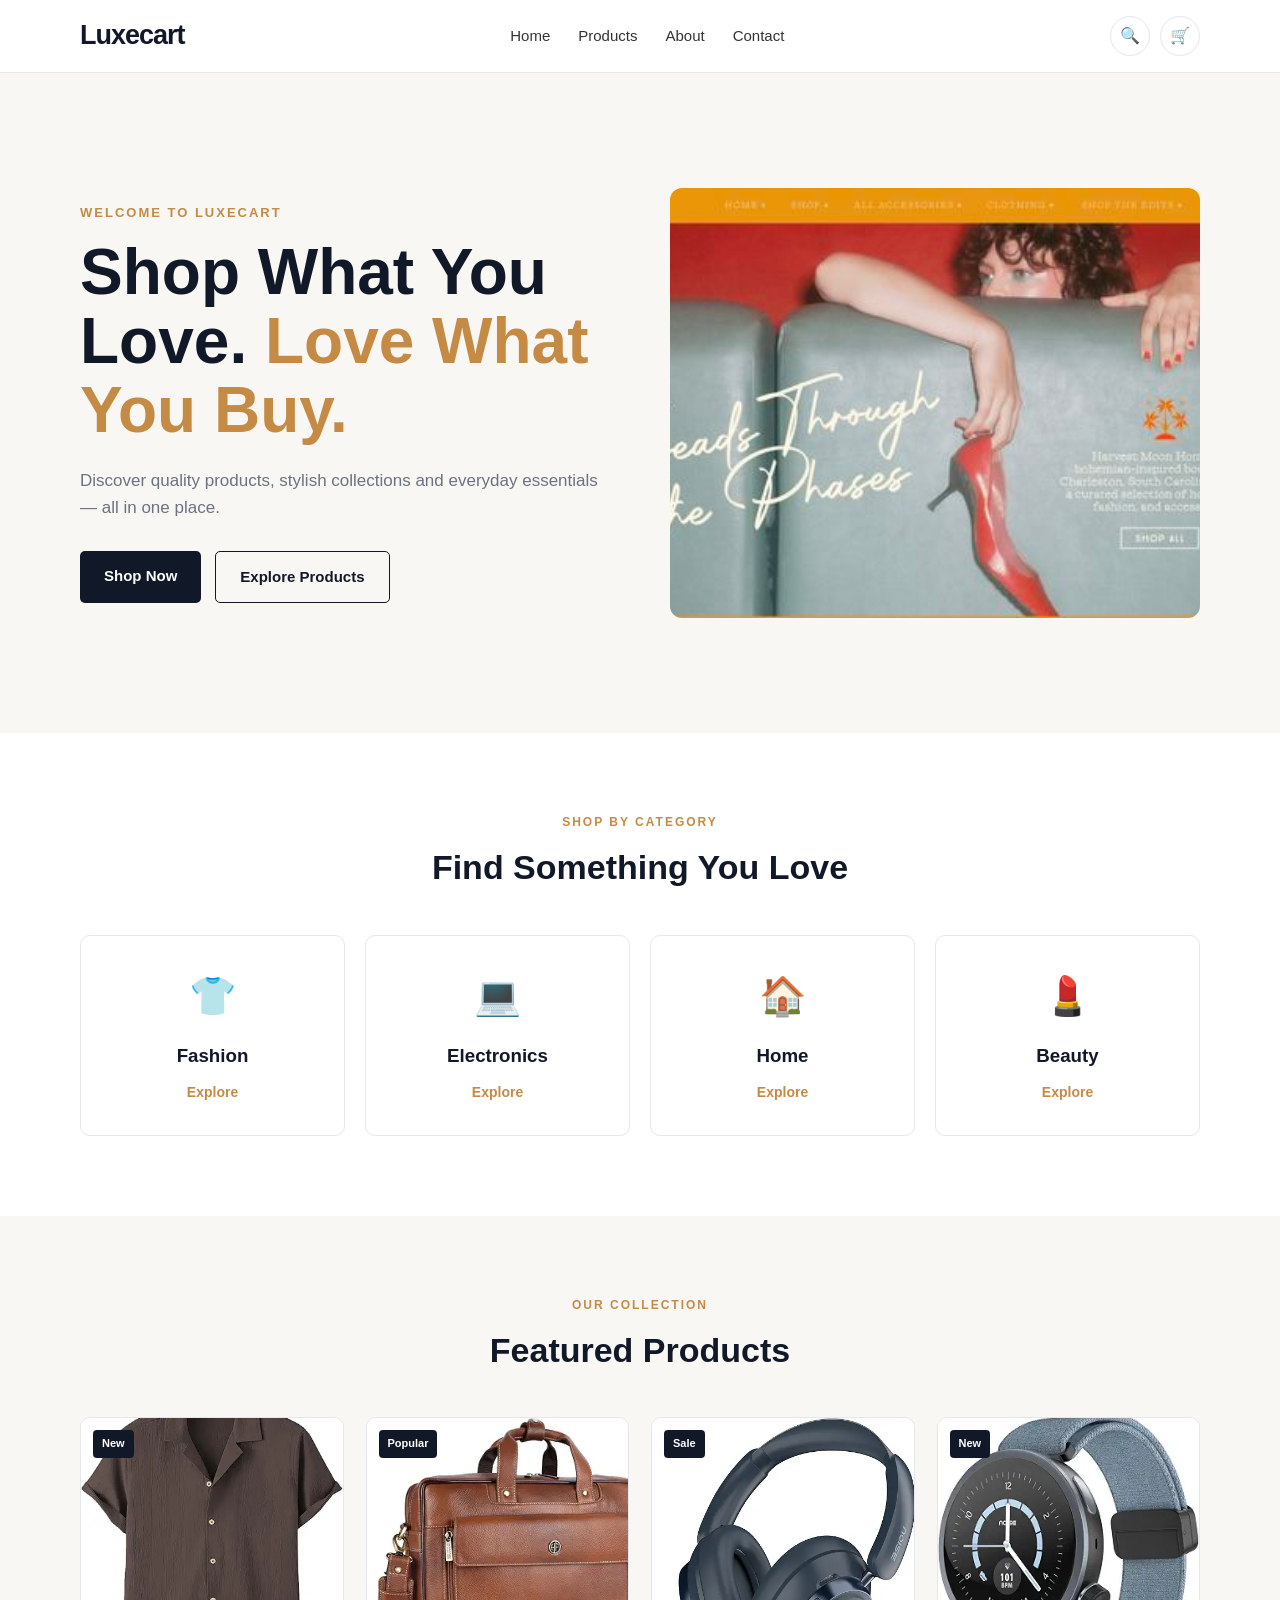
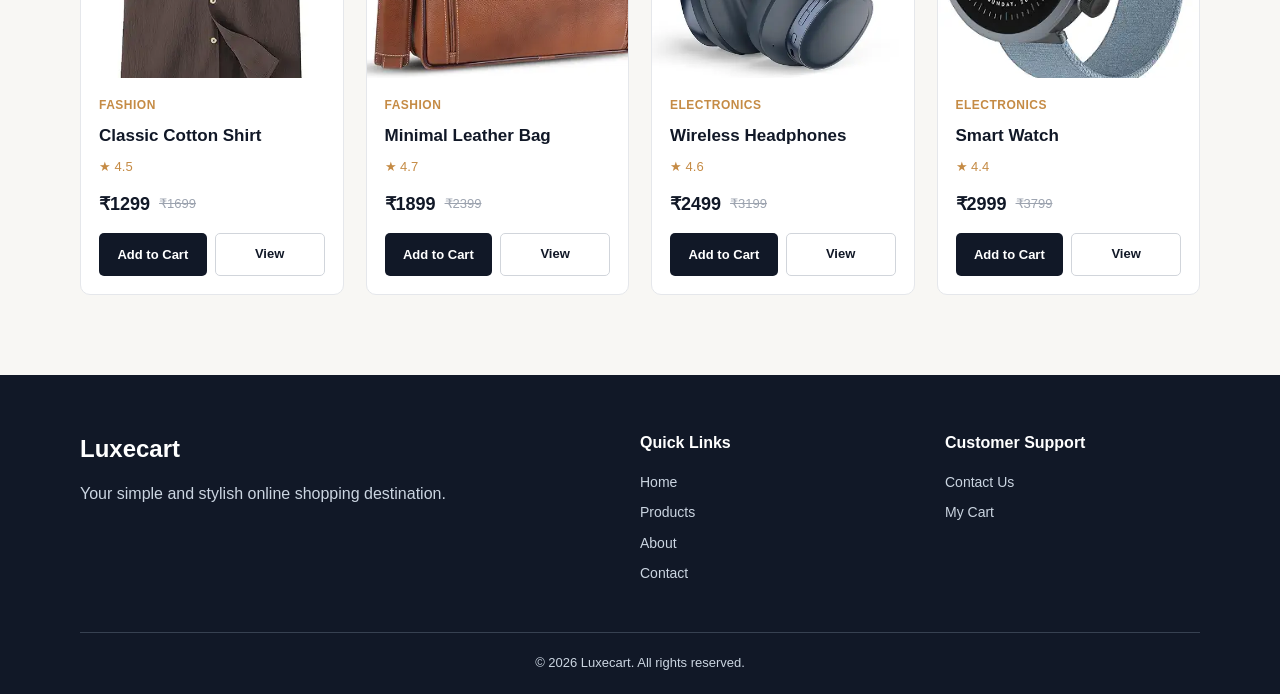
<file: index.html>
<!DOCTYPE html>
<html lang="en">
<head>
    <meta charset="UTF-8">
    <meta name="viewport" content="width=device-width, initial-scale=1.0">

    <title>Luxecart | Shop Smart, Live Better</title>

    <link rel="stylesheet" href="css/style.css">
    <link rel="stylesheet" href="css/components.css">
    <link rel="stylesheet" href="css/responsive.css">
</head>

<body>

    <!-- Header -->
    <header class="header">

        <div class="container navbar">

            <a href="index.html" class="logo">
                Luxecart
            </a>

            <nav class="nav-links">
                <a href="index.html">Home</a>
                <a href="products.html">Products</a>
                <a href="about.html">About</a>
                <a href="contact.html">Contact</a>
            </nav>

            <div class="nav-actions">
                <a href="products.html" class="search-btn">🔍</a>
                <a href="cart.html" class="cart-btn">🛒</a>
            </div>

        </div>

    </header>


    <!-- Hero Section -->
    <main>

        <section class="hero">

            <div class="container hero-content">

                <div class="hero-text">

                    <p class="small-title">
                        WELCOME TO LUXECART
                    </p>

                    <h1>
                        Shop What You Love.
                        <span>Love What You Buy.</span>
                    </h1>

                    <p>
                        Discover quality products, stylish collections
                        and everyday essentials — all in one place.
                    </p>

                    <div class="hero-buttons">
                        <a href="products.html" class="btn primary-btn">
                            Shop Now
                        </a>

                        <a href="products.html" class="btn secondary-btn">
                            Explore Products
                        </a>
                    </div>

                </div>

                <div class="hero-image">
                    <img src="image/banners/hero-banner.jpg"
                         alt="Luxecart shopping collection">
                </div>

            </div>

        </section>


        <!-- Categories -->
        <section class="categories">

            <div class="container">

                <div class="section-heading">
                    <p>SHOP BY CATEGORY</p>
                    <h2>Find Something You Love</h2>
                </div>

                <div class="category-grid">

                    <div class="category-card">
                        <div class="category-icon">👕</div>
                        <h3>Fashion</h3>
                        <a href="products.html">Explore</a>
                    </div>

                    <div class="category-card">
                        <div class="category-icon">💻</div>
                        <h3>Electronics</h3>
                        <a href="products.html">Explore</a>
                    </div>

                    <div class="category-card">
                        <div class="category-icon">🏠</div>
                        <h3>Home</h3>
                        <a href="products.html">Explore</a>
                    </div>

                    <div class="category-card">
                        <div class="category-icon">💄</div>
                        <h3>Beauty</h3>
                        <a href="products.html">Explore</a>
                    </div>

                </div>

            </div>

        </section>


        <!-- Featured Products -->
        <section class="featured-products">

            <div class="container">

                <div class="section-heading">
                    <p>OUR COLLECTION</p>
                    <h2>Featured Products</h2>
                </div>

                <div id="featuredProducts" class="product-grid">
                    <!-- Products will come from JavaScript -->
                </div>

            </div>

        </section>

    </main>


    <!-- Footer -->
    <footer class="footer">

        <div class="container">

            <div class="footer-content">

                <div>
                    <h2>Luxecart</h2>
                    <p>
                        Your simple and stylish online shopping destination.
                    </p>
                </div>

                <div>
                    <h3>Quick Links</h3>
                    <a href="index.html">Home</a>
                    <a href="products.html">Products</a>
                    <a href="about.html">About</a>
                    <a href="contact.html">Contact</a>
                </div>

                <div>
                    <h3>Customer Support</h3>
                    <a href="contact.html">Contact Us</a>
                    <a href="cart.html">My Cart</a>
                </div>

            </div>

            <div class="footer-bottom">
                <p>© 2026 Luxecart. All rights reserved.</p>
            </div>

        </div>

    </footer>

    <script src="js/products.js"></script>
    <script src="js/main.js"></script>

</body>
</html>
</file>
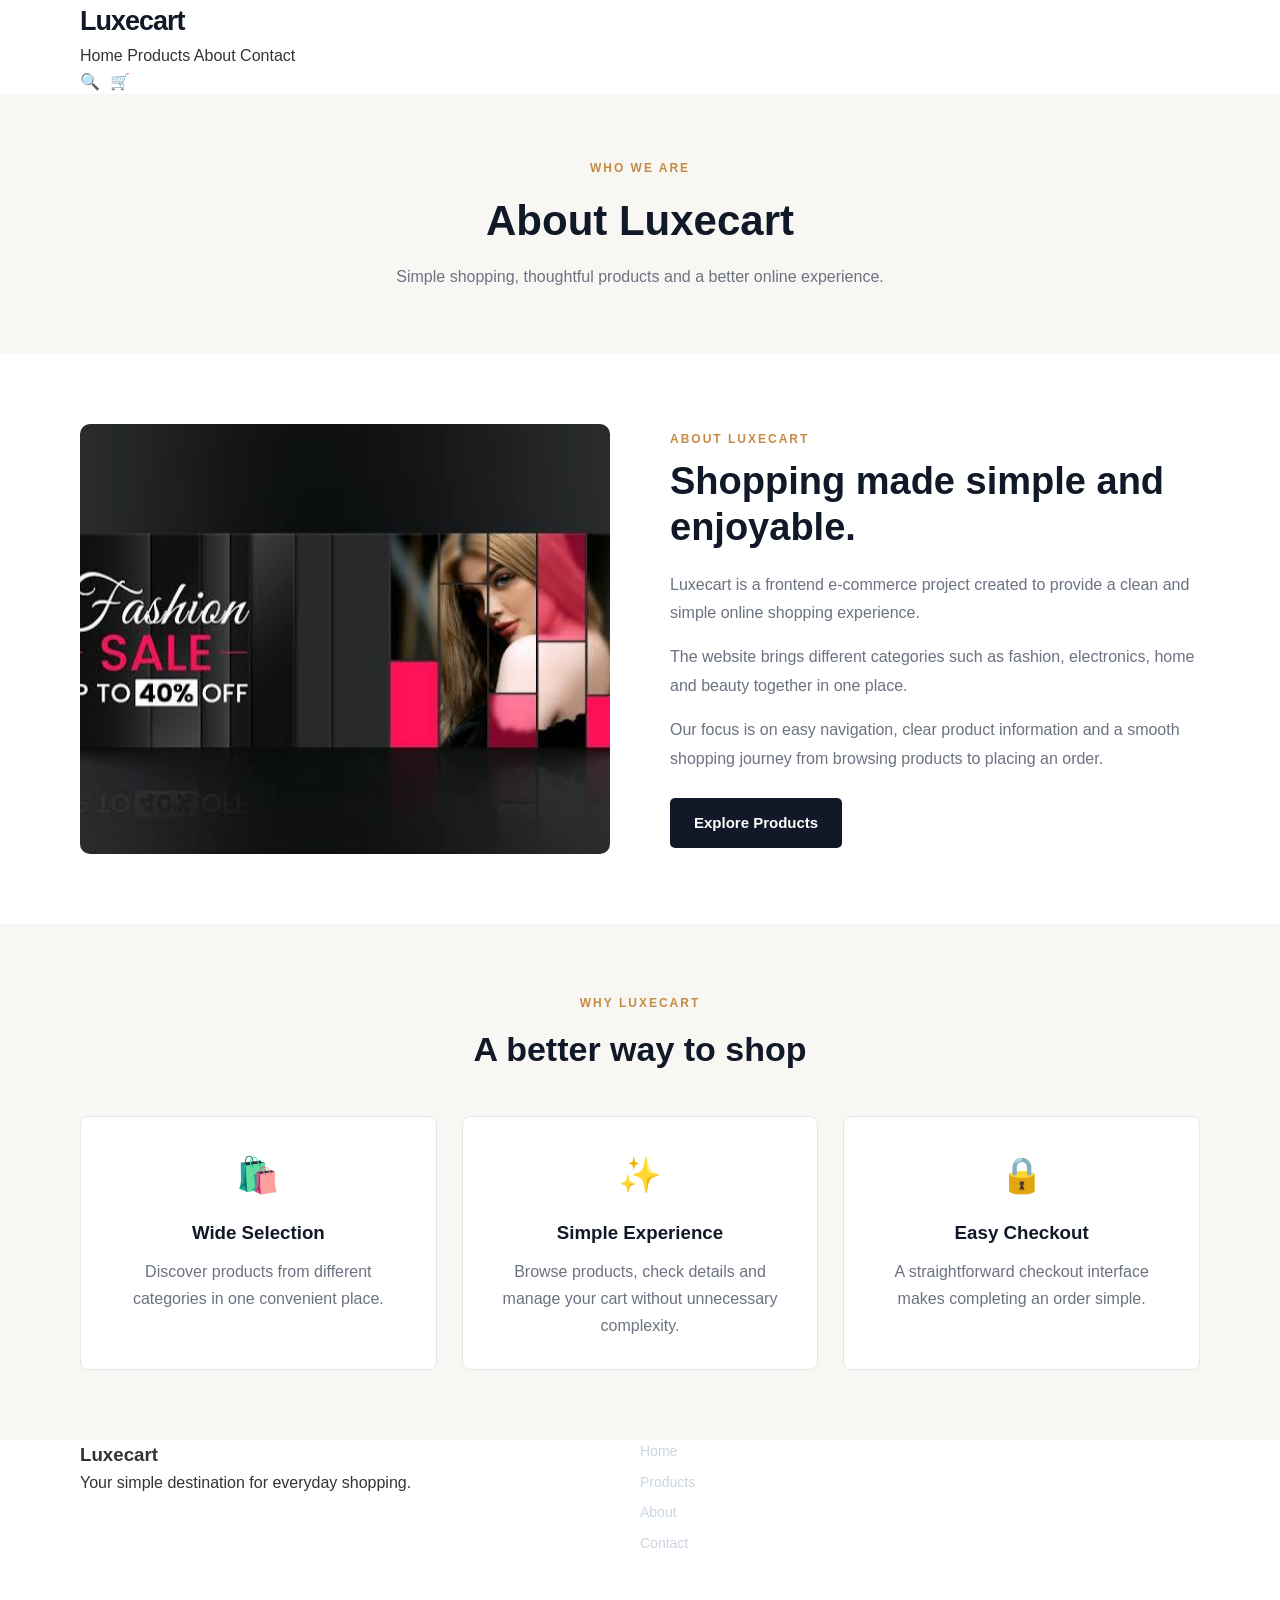
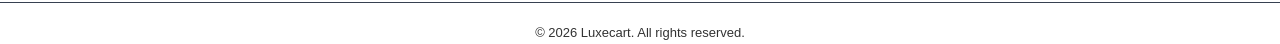
<file: about.html>
<!DOCTYPE html>
<html lang="en">
<head>
    <meta charset="UTF-8">
    <meta name="viewport" content="width=device-width, initial-scale=1.0">

    <title>About Us | Luxecart</title>

    <link rel="stylesheet" href="css/style.css">
    <link rel="stylesheet" href="css/components.css">
</head>

<body>

    <!-- Header -->
    <header class="site-header">
        <div class="container nav-container">

            <a href="index.html" class="logo">
                Luxecart
            </a>

            <nav class="main-nav">
                <a href="index.html">Home</a>
                <a href="products.html">Products</a>
                <a href="about.html" class="active">About</a>
                <a href="contact.html">Contact</a>
            </nav>

            <div class="nav-actions">
                <a href="products.html" class="nav-icon">🔍</a>
                <a href="cart.html" class="nav-icon">🛒</a>
            </div>

        </div>
    </header>


    <!-- Page Banner -->
    <section class="page-banner">
        <div class="container">
            <p>WHO WE ARE</p>
            <h1>About Luxecart</h1>
            <p>Simple shopping, thoughtful products and a better online experience.</p>
        </div>
    </section>


    <!-- About Section -->
    <section class="about-section">
        <div class="container about-grid">

            <div class="about-image">
                <img
                    src="image/banners/about-banner.jfif"
                    alt="Luxecart shopping collection"
                >
            </div>

            <div class="about-content">
                <p class="section-label">ABOUT LUXECART</p>

                <h2>Shopping made simple and enjoyable.</h2>

                <p>
                    Luxecart is a frontend e-commerce project created to provide
                    a clean and simple online shopping experience.
                </p>

                <p>
                    The website brings different categories such as fashion,
                    electronics, home and beauty together in one place.
                </p>

                <p>
                    Our focus is on easy navigation, clear product information
                    and a smooth shopping journey from browsing products to
                    placing an order.
                </p>

                <a href="products.html" class="btn primary-btn">
                    Explore Products
                </a>
            </div>

        </div>
    </section>


    <!-- Features -->
    <section class="about-features">
        <div class="container">

            <div class="section-heading">
                <p class="section-label">WHY LUXECART</p>
                <h2>A better way to shop</h2>
            </div>

            <div class="features-grid">

                <div class="feature-card">
                    <div class="feature-icon">🛍️</div>
                    <h3>Wide Selection</h3>
                    <p>
                        Discover products from different categories
                        in one convenient place.
                    </p>
                </div>

                <div class="feature-card">
                    <div class="feature-icon">✨</div>
                    <h3>Simple Experience</h3>
                    <p>
                        Browse products, check details and manage
                        your cart without unnecessary complexity.
                    </p>
                </div>

                <div class="feature-card">
                    <div class="feature-icon">🔒</div>
                    <h3>Easy Checkout</h3>
                    <p>
                        A straightforward checkout interface makes
                        completing an order simple.
                    </p>
                </div>

            </div>

        </div>
    </section>


    <!-- Footer -->
    <footer class="site-footer">
        <div class="container footer-content">

            <div>
                <h3>Luxecart</h3>
                <p>
                    Your simple destination for everyday shopping.
                </p>
            </div>

            <div class="footer-links">
                <a href="index.html">Home</a>
                <a href="products.html">Products</a>
                <a href="about.html">About</a>
                <a href="contact.html">Contact</a>
            </div>

        </div>

        <div class="footer-bottom">
            <p>© 2026 Luxecart. All rights reserved.</p>
        </div>
    </footer>

</body>
</html>
</file>
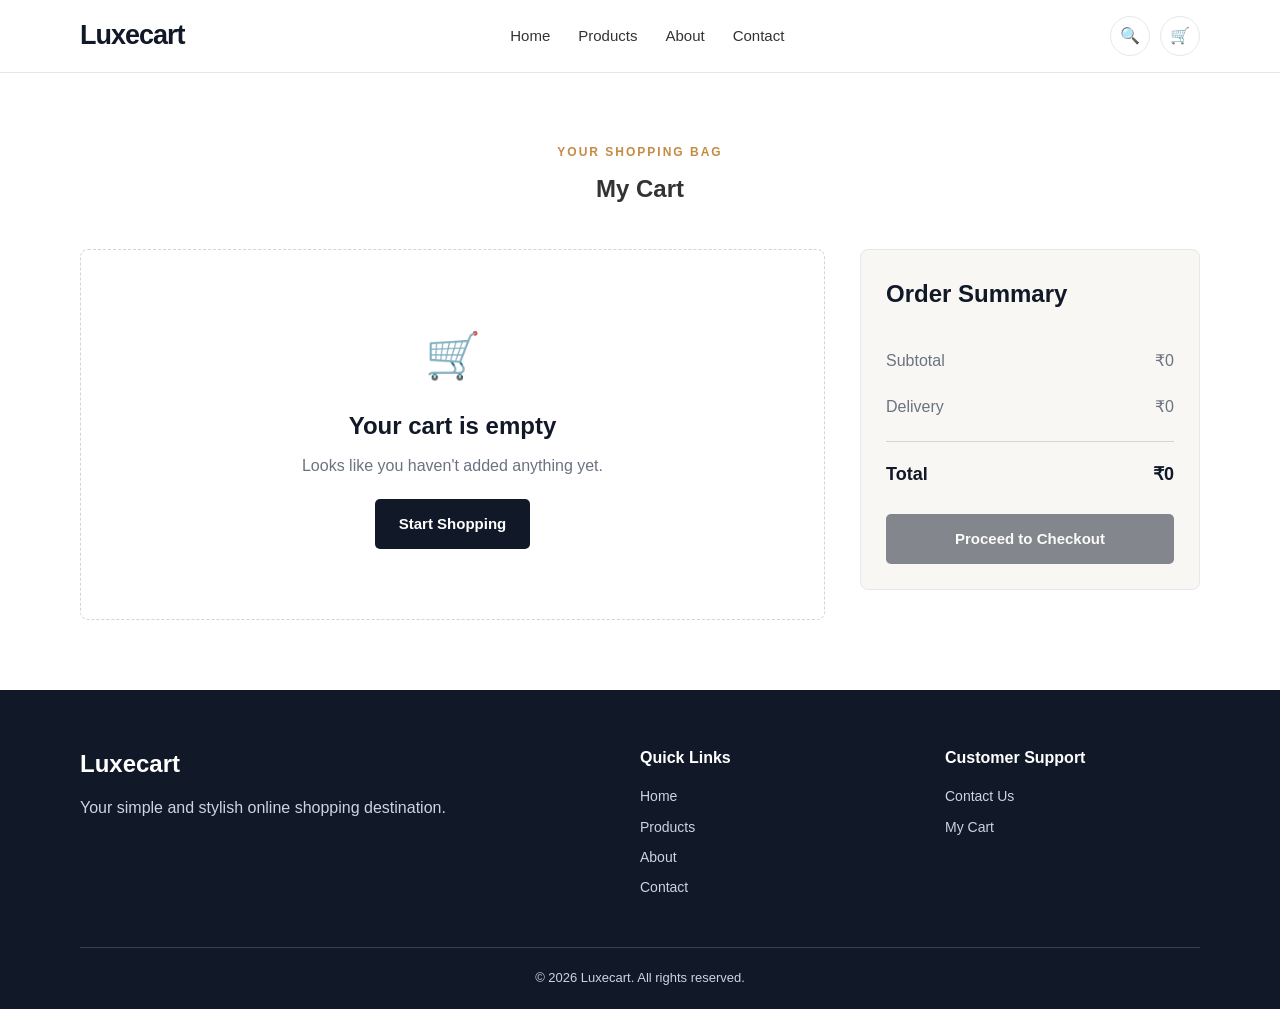
<file: cart.html>
<!DOCTYPE html>
<html lang="en">

<head>
    <meta charset="UTF-8">
    <meta name="viewport" content="width=device-width, initial-scale=1.0">

    <title>My Cart | Luxecart</title>

    <link rel="stylesheet" href="css/style.css">
    <link rel="stylesheet" href="css/components.css">
    <link rel="stylesheet" href="css/responsive.css">
</head>

<body>

    <!-- Header -->
    <header class="header">

        <div class="container navbar">

            <a href="index.html" class="logo">
                Luxecart
            </a>

            <nav class="nav-links">
                <a href="index.html">Home</a>
                <a href="products.html">Products</a>
                <a href="about.html">About</a>
                <a href="contact.html">Contact</a>
            </nav>

            <div class="nav-actions">
                <a href="products.html" class="search-btn">🔍</a>
                <a href="cart.html" class="cart-btn">🛒</a>
            </div>

        </div>

    </header>


    <!-- Cart -->
    <main>

        <section class="cart-section">

            <div class="container">

                <div class="section-heading">
                    <p>YOUR SHOPPING BAG</p>
                    <h1>My Cart</h1>
                </div>


                <div class="cart-layout">

                    <!-- Cart Items -->
                    <div id="cartItems" class="cart-items">
                    </div>


                    <!-- Cart Summary -->
                    <aside class="cart-summary">

                        <h2>Order Summary</h2>

                        <div class="summary-row">
                            <span>Subtotal</span>
                            <span id="cartSubtotal">₹0</span>
                        </div>

                        <div class="summary-row">
                            <span>Delivery</span>
                            <span id="deliveryCharge">₹0</span>
                        </div>

                        <div class="summary-total">
                            <span>Total</span>
                            <span id="cartTotal">₹0</span>
                        </div>

                        <a
                            href="checkout.html"
                            id="checkoutBtn"
                            class="btn primary-btn checkout-btn"
                        >
                            Proceed to Checkout
                        </a>

                    </aside>

                </div>

            </div>

        </section>

    </main>


    <!-- Footer -->
    <footer class="footer">

        <div class="container">

            <div class="footer-content">

                <div>
                    <h2>Luxecart</h2>

                    <p>
                        Your simple and stylish online shopping destination.
                    </p>
                </div>

                <div>
                    <h3>Quick Links</h3>

                    <a href="index.html">Home</a>
                    <a href="products.html">Products</a>
                    <a href="about.html">About</a>
                    <a href="contact.html">Contact</a>
                </div>

                <div>
                    <h3>Customer Support</h3>

                    <a href="contact.html">Contact Us</a>
                    <a href="cart.html">My Cart</a>
                </div>

            </div>

            <div class="footer-bottom">
                <p>© 2026 Luxecart. All rights reserved.</p>
            </div>

        </div>

    </footer>


    <script src="js/cart.js"></script>

</body>

</html>
</file>
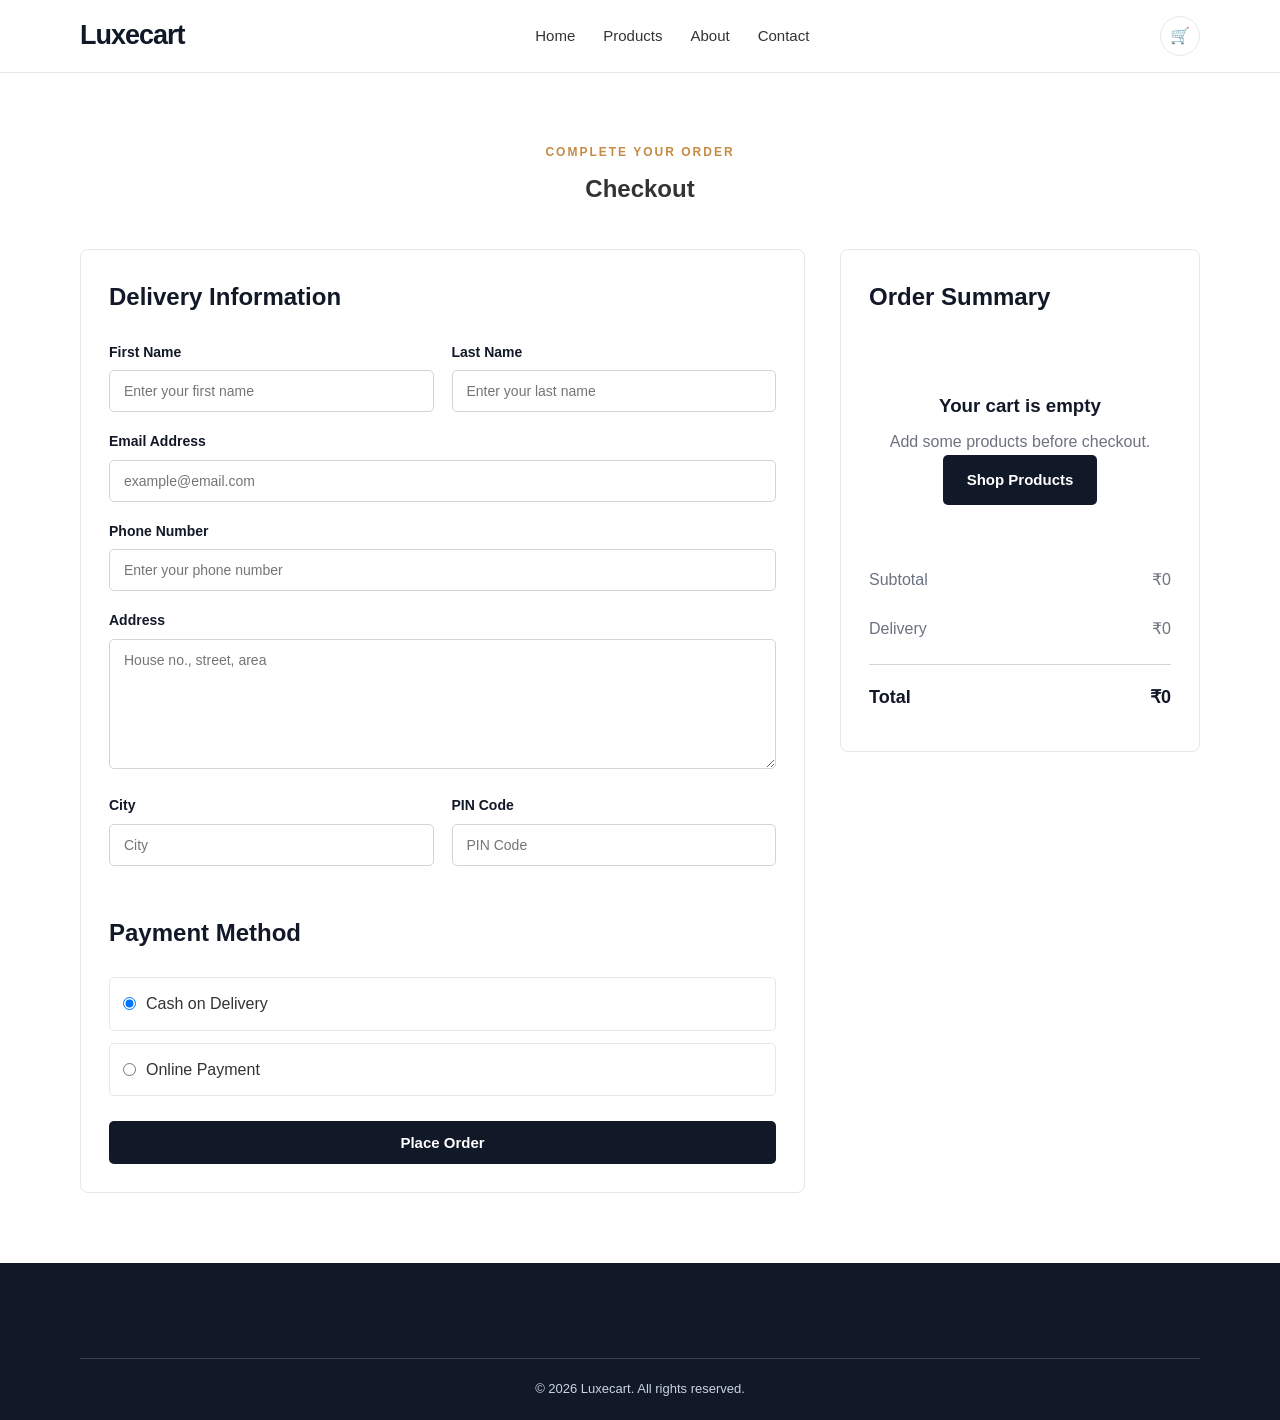
<file: checkout.html>
<!DOCTYPE html>
<html lang="en">

<head>
    <meta charset="UTF-8">
    <meta name="viewport" content="width=device-width, initial-scale=1.0">

    <title>Checkout | Luxecart</title>

    <link rel="stylesheet" href="css/style.css">
    <link rel="stylesheet" href="css/components.css">
    <link rel="stylesheet" href="css/responsive.css">
</head>

<body>

    <!-- Header -->
    <header class="header">

        <div class="container navbar">

            <a href="index.html" class="logo">
                Luxecart
            </a>

            <nav class="nav-links">
                <a href="index.html">Home</a>
                <a href="products.html">Products</a>
                <a href="about.html">About</a>
                <a href="contact.html">Contact</a>
            </nav>

            <div class="nav-actions">
                <a href="cart.html" class="cart-btn">🛒</a>
            </div>

        </div>

    </header>


    <!-- Checkout -->
    <main>

        <section class="checkout-section">

            <div class="container">

                <div class="section-heading">
                    <p>COMPLETE YOUR ORDER</p>
                    <h1>Checkout</h1>
                </div>


                <div class="checkout-layout">

                    <!-- Customer Details -->
                    <form id="checkoutForm" class="checkout-form">

                        <h2>Delivery Information</h2>

                        <div class="form-row">

                            <div class="form-group">
                                <label for="firstName">
                                    First Name
                                </label>

                                <input
                                    type="text"
                                    id="firstName"
                                    name="firstName"
                                    placeholder="Enter your first name"
                                    required
                                >
                            </div>


                            <div class="form-group">
                                <label for="lastName">
                                    Last Name
                                </label>

                                <input
                                    type="text"
                                    id="lastName"
                                    name="lastName"
                                    placeholder="Enter your last name"
                                    required
                                >
                            </div>

                        </div>


                        <div class="form-group">

                            <label for="email">
                                Email Address
                            </label>

                            <input
                                type="email"
                                id="email"
                                name="email"
                                placeholder="example@email.com"
                                required
                            >

                        </div>


                        <div class="form-group">

                            <label for="phone">
                                Phone Number
                            </label>

                            <input
                                type="tel"
                                id="phone"
                                name="phone"
                                placeholder="Enter your phone number"
                                required
                            >

                        </div>


                        <div class="form-group">

                            <label for="address">
                                Address
                            </label>

                            <textarea
                                id="address"
                                name="address"
                                placeholder="House no., street, area"
                                required
                            ></textarea>

                        </div>


                        <div class="form-row">

                            <div class="form-group">

                                <label for="city">
                                    City
                                </label>

                                <input
                                    type="text"
                                    id="city"
                                    name="city"
                                    placeholder="City"
                                    required
                                >

                            </div>


                            <div class="form-group">

                                <label for="pincode">
                                    PIN Code
                                </label>

                                <input
                                    type="text"
                                    id="pincode"
                                    name="pincode"
                                    placeholder="PIN Code"
                                    required
                                >

                            </div>

                        </div>


                        <h2 class="payment-heading">
                            Payment Method
                        </h2>


                        <div class="payment-options">

                            <label class="payment-option">

                                <input
                                    type="radio"
                                    name="payment"
                                    value="cod"
                                    checked
                                >

                                <span>
                                    Cash on Delivery
                                </span>

                            </label>


                            <label class="payment-option">

                                <input
                                    type="radio"
                                    name="payment"
                                    value="online"
                                >

                                <span>
                                    Online Payment
                                </span>

                            </label>

                        </div>


                        <button
                            type="submit"
                            class="btn primary-btn place-order-btn"
                        >
                            Place Order
                        </button>

                    </form>


                    <!-- Order Summary -->
                    <aside class="checkout-summary">

                        <h2>Order Summary</h2>

                        <div id="checkoutItems">
                        </div>


                        <div class="checkout-summary-line">

                            <span>Subtotal</span>

                            <span id="checkoutSubtotal">
                                ₹0
                            </span>

                        </div>


                        <div class="checkout-summary-line">

                            <span>Delivery</span>

                            <span id="checkoutDelivery">
                                ₹0
                            </span>

                        </div>


                        <div class="checkout-total">

                            <span>Total</span>

                            <span id="checkoutTotal">
                                ₹0
                            </span>

                        </div>

                    </aside>

                </div>

            </div>

        </section>

    </main>


    <!-- Footer -->
    <footer class="footer">

        <div class="container">

            <div class="footer-bottom">
                <p>
                    © 2026 Luxecart. All rights reserved.
                </p>
            </div>

        </div>

    </footer>


    <script src="js/checkout.js"></script>

</body>

</html>
</file>
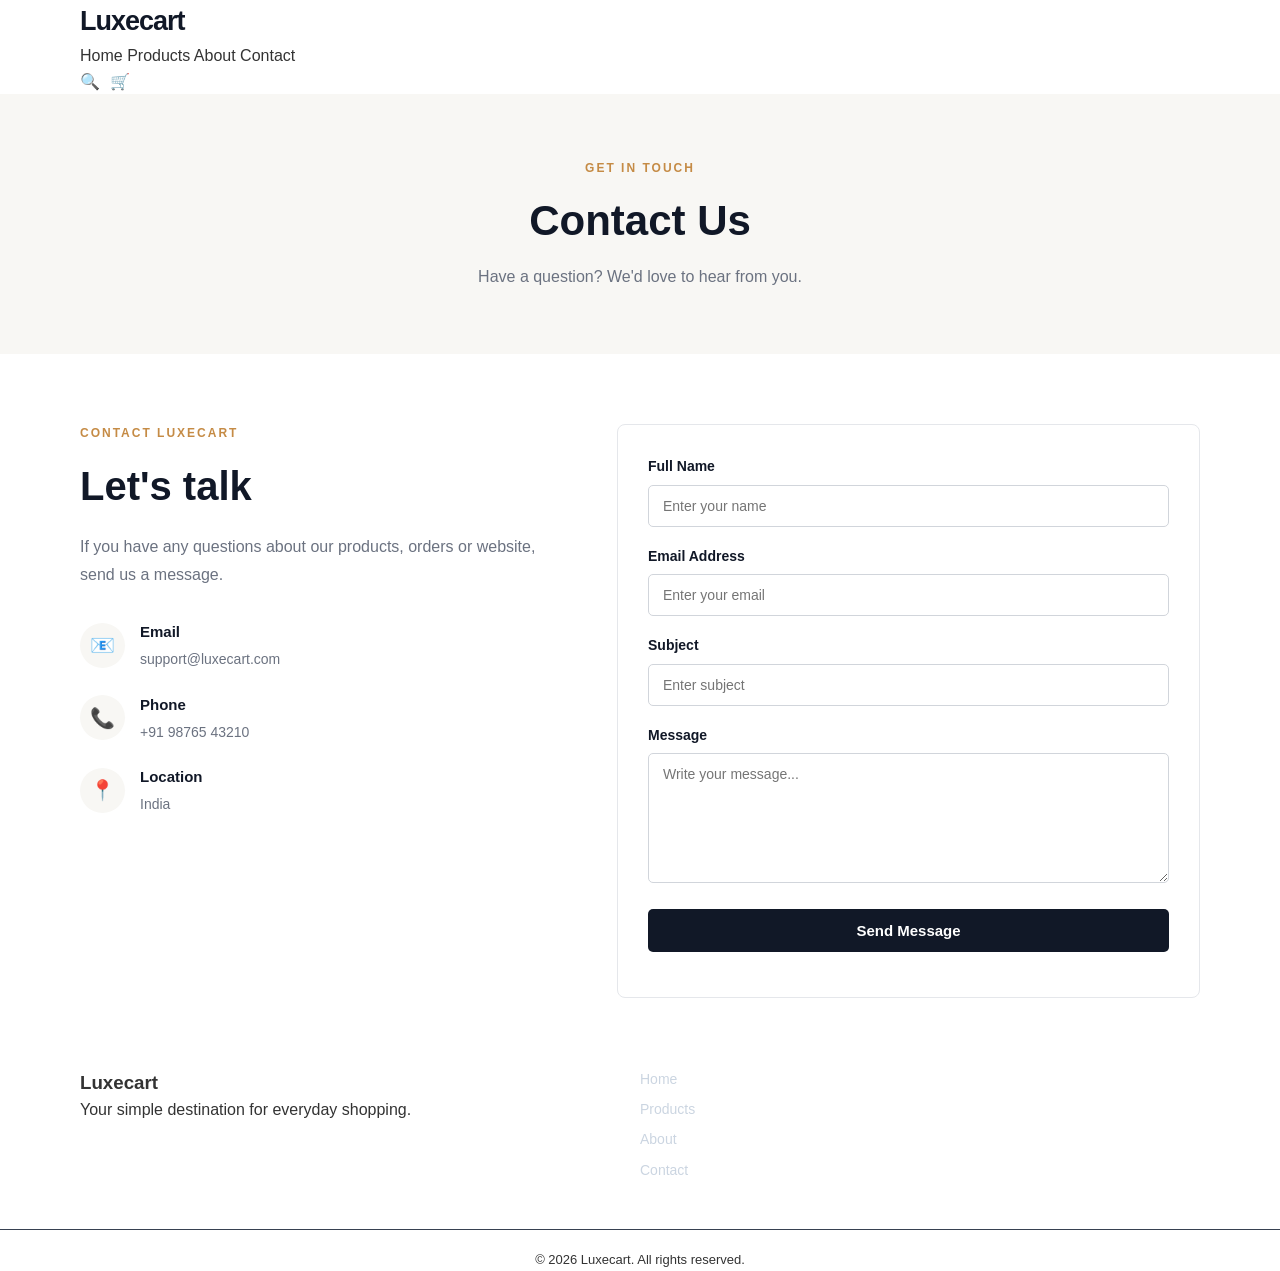
<file: contact.html>
<!DOCTYPE html>
<html lang="en">
<head>
    <meta charset="UTF-8">
    <meta name="viewport" content="width=device-width, initial-scale=1.0">

    <title>Contact Us | Luxecart</title>

    <link rel="stylesheet" href="css/style.css">
    <link rel="stylesheet" href="css/components.css">
</head>

<body>

    <!-- Header -->
    <header class="site-header">
        <div class="container nav-container">

            <a href="index.html" class="logo">
                Luxecart
            </a>

            <nav class="main-nav">
                <a href="index.html">Home</a>
                <a href="products.html">Products</a>
                <a href="about.html">About</a>
                <a href="contact.html" class="active">Contact</a>
            </nav>

            <div class="nav-actions">
                <a href="products.html" class="nav-icon">🔍</a>
                <a href="cart.html" class="nav-icon">🛒</a>
            </div>

        </div>
    </header>


    <!-- Page Banner -->
    <section class="page-banner">
        <div class="container">
            <p>GET IN TOUCH</p>
            <h1>Contact Us</h1>
            <p>Have a question? We'd love to hear from you.</p>
        </div>
    </section>


    <!-- Contact Section -->
    <section class="contact-section">
        <div class="container contact-grid">

            <!-- Contact Information -->
            <div class="contact-info">

                <p class="section-label">CONTACT LUXECART</p>

                <h2>Let's talk</h2>

                <p>
                    If you have any questions about our products,
                    orders or website, send us a message.
                </p>

                <div class="contact-item">
                    <div class="contact-icon">📧</div>
                    <div>
                        <h3>Email</h3>
                        <p>support@luxecart.com</p>
                    </div>
                </div>

                <div class="contact-item">
                    <div class="contact-icon">📞</div>
                    <div>
                        <h3>Phone</h3>
                        <p>+91 98765 43210</p>
                    </div>
                </div>

                <div class="contact-item">
                    <div class="contact-icon">📍</div>
                    <div>
                        <h3>Location</h3>
                        <p>India</p>
                    </div>
                </div>

            </div>


            <!-- Contact Form -->
            <div class="contact-form-box">

                <form id="contactForm">

                    <div class="form-group">
                        <label for="name">Full Name</label>
                        <input
                            type="text"
                            id="name"
                            placeholder="Enter your name"
                            required
                        >
                    </div>

                    <div class="form-group">
                        <label for="email">Email Address</label>
                        <input
                            type="email"
                            id="email"
                            placeholder="Enter your email"
                            required
                        >
                    </div>

                    <div class="form-group">
                        <label for="subject">Subject</label>
                        <input
                            type="text"
                            id="subject"
                            placeholder="Enter subject"
                            required
                        >
                    </div>

                    <div class="form-group">
                        <label for="message">Message</label>
                        <textarea
                            id="message"
                            rows="6"
                            placeholder="Write your message..."
                            required
                        ></textarea>
                    </div>

                    <button type="submit" class="btn primary-btn contact-submit">
                        Send Message
                    </button>

                    <div id="contactMessage"></div>

                </form>

            </div>

        </div>
    </section>


    <!-- Footer -->
    <footer class="site-footer">
        <div class="container footer-content">

            <div>
                <h3>Luxecart</h3>
                <p>
                    Your simple destination for everyday shopping.
                </p>
            </div>

            <div class="footer-links">
                <a href="index.html">Home</a>
                <a href="products.html">Products</a>
                <a href="about.html">About</a>
                <a href="contact.html">Contact</a>
            </div>

        </div>

        <div class="footer-bottom">
            <p>© 2026 Luxecart. All rights reserved.</p>
        </div>
    </footer>


    <script src="js/contact.js"></script>

</body>
</html>
</file>
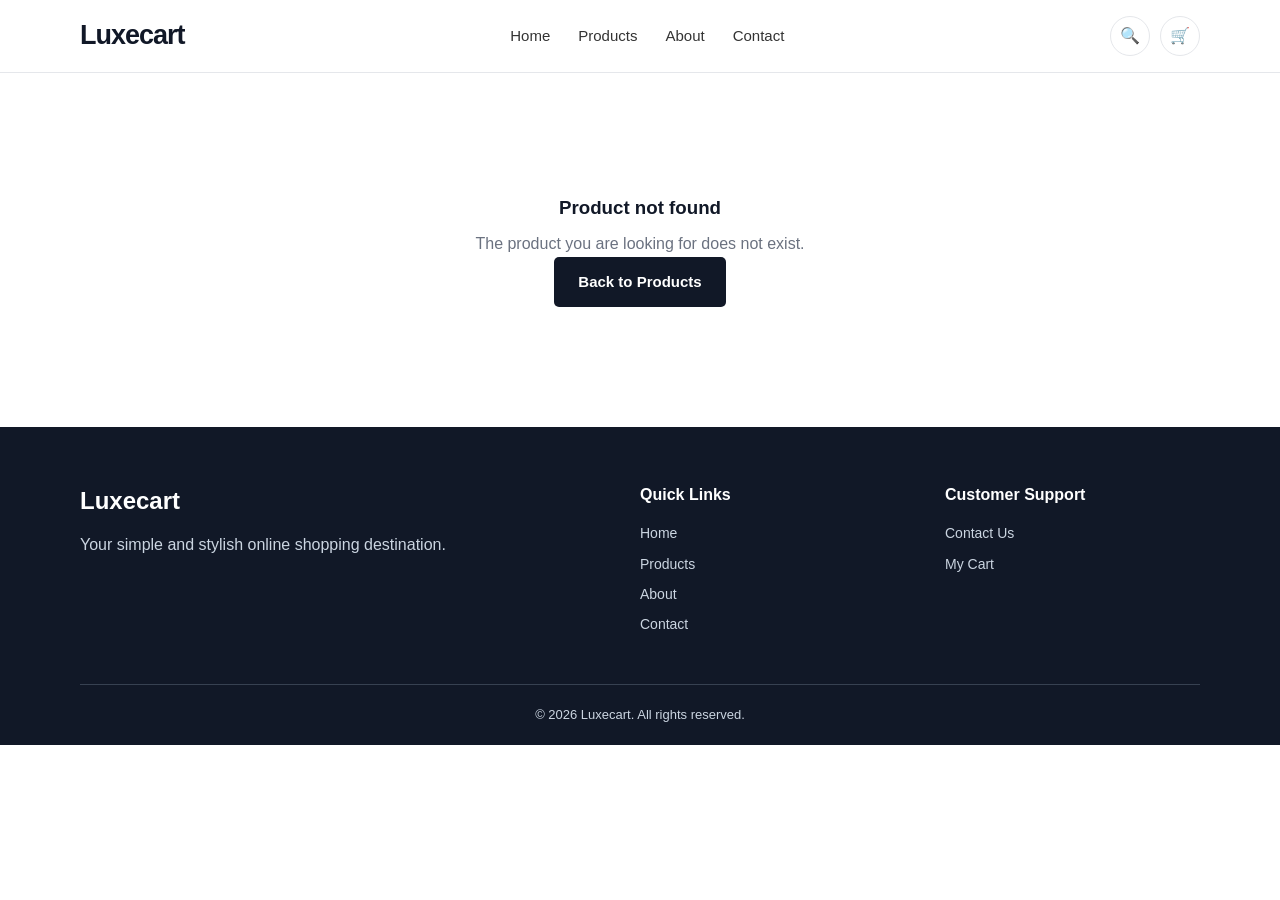
<file: product-details.html>
<!DOCTYPE html>
<html lang="en">

<head>
    <meta charset="UTF-8">
    <meta name="viewport" content="width=device-width, initial-scale=1.0">

    <title>Product Details | Luxecart</title>

    <link rel="stylesheet" href="css/style.css">
    <link rel="stylesheet" href="css/components.css">
    <link rel="stylesheet" href="css/responsive.css">
</head>

<body>

    <!-- Header -->
    <header class="header">

        <div class="container navbar">

            <a href="index.html" class="logo">
                Luxecart
            </a>

            <nav class="nav-links">
                <a href="index.html">Home</a>
                <a href="products.html">Products</a>
                <a href="about.html">About</a>
                <a href="contact.html">Contact</a>
            </nav>

            <div class="nav-actions">
                <a href="products.html" class="search-btn">🔍</a>
                <a href="cart.html" class="cart-btn">🛒</a>
            </div>

        </div>

    </header>


    <!-- Product Details -->
    <main>

        <section class="product-details-section">

            <div class="container">

                <div id="productDetails">
                    <!-- Product details will be loaded by JavaScript -->
                </div>

            </div>

        </section>

    </main>


    <!-- Footer -->
    <footer class="footer">

        <div class="container">

            <div class="footer-content">

                <div>
                    <h2>Luxecart</h2>

                    <p>
                        Your simple and stylish online shopping destination.
                    </p>
                </div>

                <div>

                    <h3>Quick Links</h3>

                    <a href="index.html">Home</a>
                    <a href="products.html">Products</a>
                    <a href="about.html">About</a>
                    <a href="contact.html">Contact</a>

                </div>

                <div>

                    <h3>Customer Support</h3>

                    <a href="contact.html">Contact Us</a>
                    <a href="cart.html">My Cart</a>

                </div>

            </div>

            <div class="footer-bottom">

                <p>
                    © 2026 Luxecart. All rights reserved.
                </p>

            </div>

        </div>

    </footer>


    <script src="js/products.js"></script>
    <script src="js/main.js"></script>
    <script src="js/product-details.js"></script>

</body>

</html>
</file>
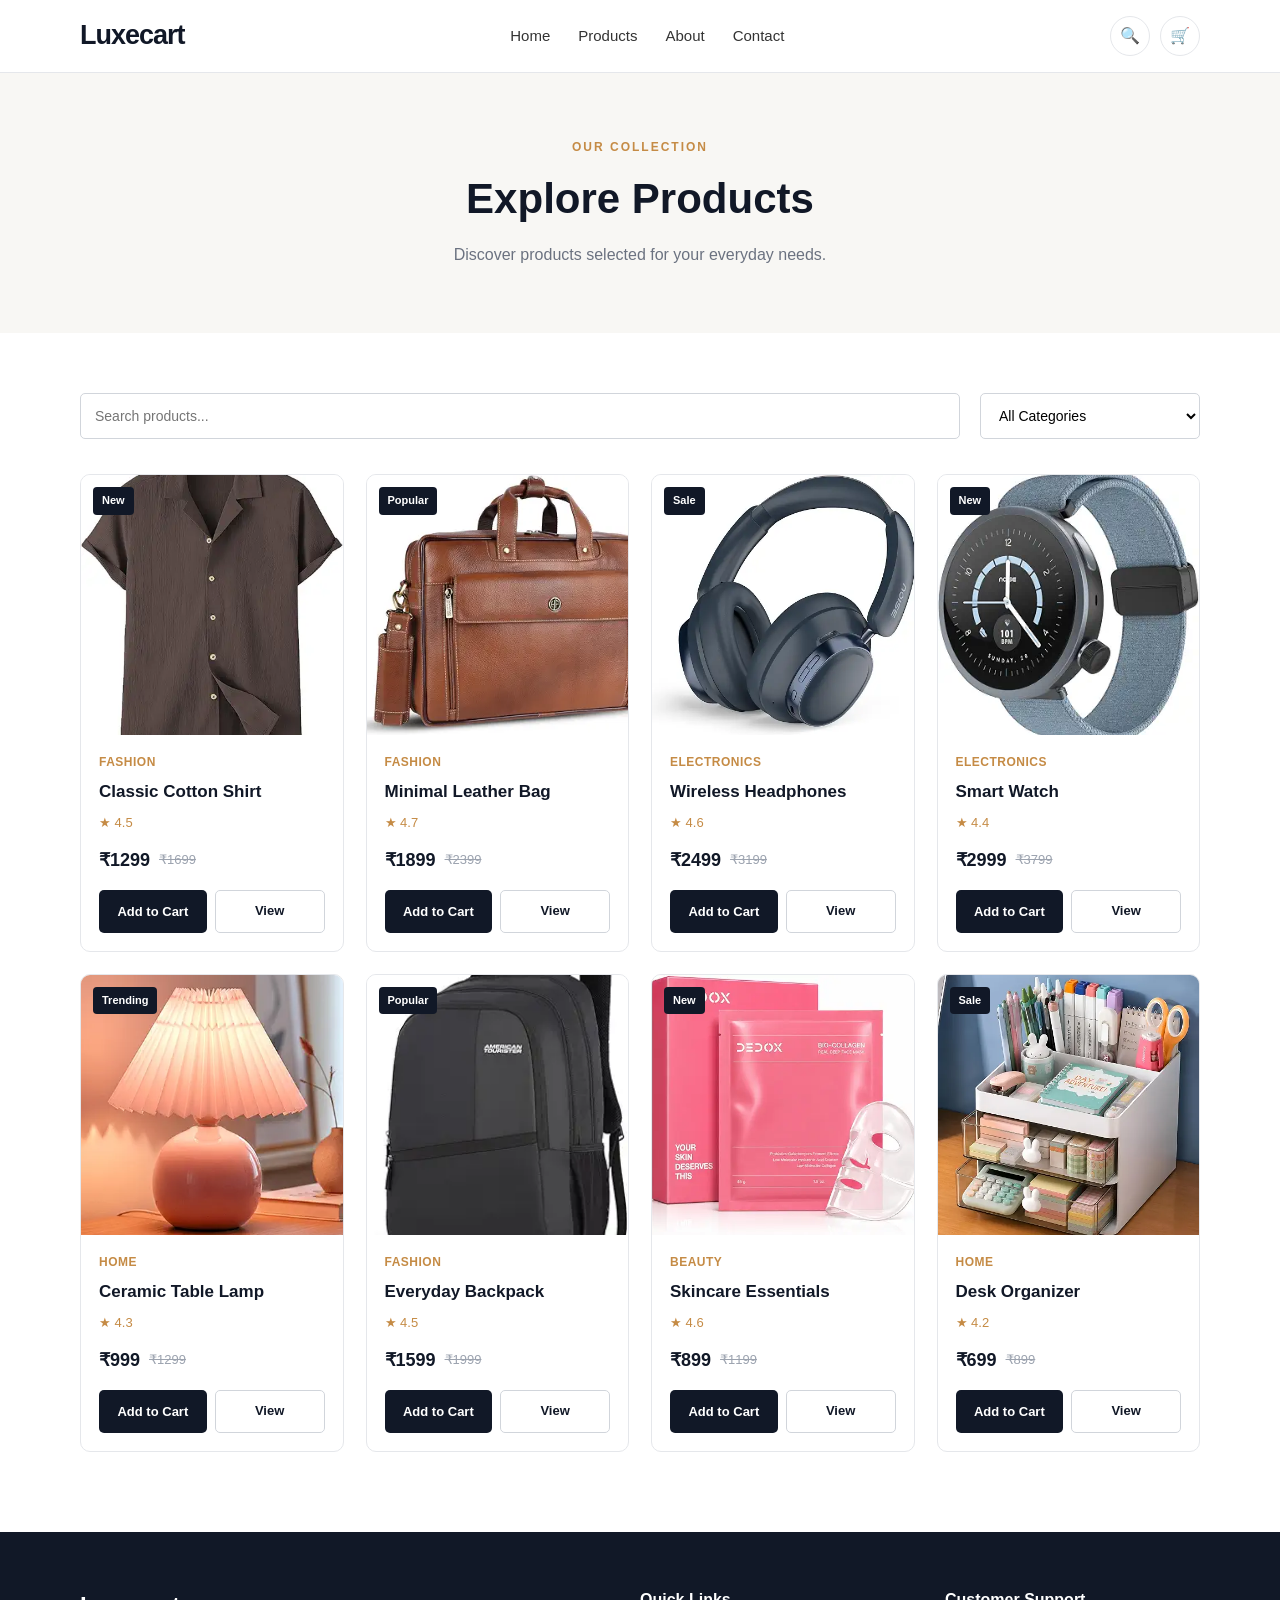
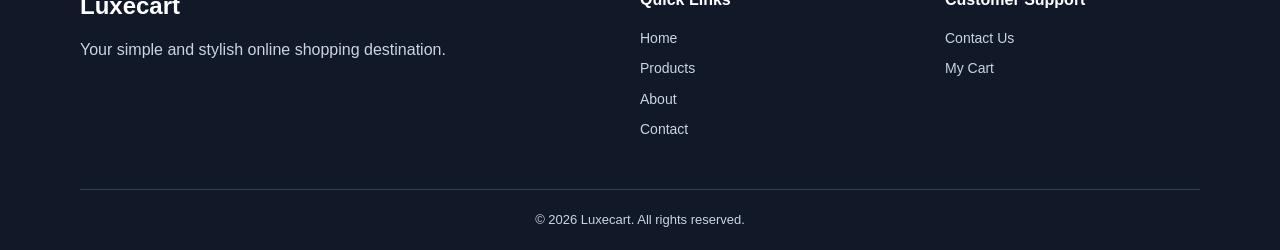
<file: products.html>
<!DOCTYPE html>
<html lang="en">

<head>
    <meta charset="UTF-8">
    <meta name="viewport" content="width=device-width, initial-scale=1.0">

    <title>Products | Luxecart</title>

    <link rel="stylesheet" href="css/style.css">
    <link rel="stylesheet" href="css/components.css">
    <link rel="stylesheet" href="css/responsive.css">
</head>

<body>

    <!-- Header -->
    <header class="header">

        <div class="container navbar">

            <a href="index.html" class="logo">
                Luxecart
            </a>

            <nav class="nav-links">
                <a href="index.html">Home</a>
                <a href="products.html">Products</a>
                <a href="about.html">About</a>
                <a href="contact.html">Contact</a>
            </nav>

            <div class="nav-actions">
                <a href="products.html" class="search-btn">🔍</a>
                <a href="cart.html" class="cart-btn">🛒</a>
            </div>

        </div>

    </header>


    <!-- Products Page -->
    <main>

        <!-- Page Heading -->
        <section class="page-banner">

            <div class="container">

                <p>OUR COLLECTION</p>

                <h1>Explore Products</h1>

                <p>
                    Discover products selected for your everyday needs.
                </p>

            </div>

        </section>


        <!-- Product Controls -->
        <section class="products-section">

            <div class="container">

                <div class="product-controls">

                    <!-- Search -->
                    <div class="search-box">

                        <input
                            type="text"
                            id="searchInput"
                            placeholder="Search products..."
                        >

                    </div>


                    <!-- Category -->
                    <div class="filter-box">

                        <select id="categoryFilter">

                            <option value="All">
                                All Categories
                            </option>

                            <option value="Fashion">
                                Fashion
                            </option>

                            <option value="Electronics">
                                Electronics
                            </option>

                            <option value="Home">
                                Home
                            </option>

                            <option value="Beauty">
                                Beauty
                            </option>

                        </select>

                    </div>

                </div>


                <!-- Products -->
                <div
                    id="productsContainer"
                    class="product-grid"
                >
                </div>

            </div>

        </section>

    </main>


    <!-- Footer -->
    <footer class="footer">

        <div class="container">

            <div class="footer-content">

                <div>
                    <h2>Luxecart</h2>

                    <p>
                        Your simple and stylish online shopping destination.
                    </p>
                </div>


                <div>

                    <h3>Quick Links</h3>

                    <a href="index.html">Home</a>
                    <a href="products.html">Products</a>
                    <a href="about.html">About</a>
                    <a href="contact.html">Contact</a>

                </div>


                <div>

                    <h3>Customer Support</h3>

                    <a href="contact.html">Contact Us</a>
                    <a href="cart.html">My Cart</a>

                </div>

            </div>


            <div class="footer-bottom">

                <p>
                    © 2026 Luxecart. All rights reserved.
                </p>

            </div>

        </div>

    </footer>


    <!-- JavaScript -->
    <script src="js/products.js"></script>
    <script src="js/main.js"></script>

</body>

</html>
</file>
<file: css/style.css>
/* =========================
   LUXECART - MAIN STYLES
========================= */

* {
    margin: 0;
    padding: 0;
    box-sizing: border-box;
}

:root {
    --primary: #111827;
    --accent: #c58b45;
    --light: #f8f7f4;
    --white: #ffffff;
    --text: #333333;
    --muted: #6b7280;
    --border: #e5e7eb;
}

html {
    scroll-behavior: smooth;
}

body {
    font-family: Arial, Helvetica, sans-serif;
    color: var(--text);
    background: var(--white);
    line-height: 1.6;
}

a {
    text-decoration: none;
    color: inherit;
}

img {
    max-width: 100%;
    display: block;
}

.container {
    width: min(1120px, 92%);
    margin: 0 auto;
}


/* =========================
   HEADER
========================= */

.header {
    background: var(--white);
    border-bottom: 1px solid var(--border);
    position: sticky;
    top: 0;
    z-index: 100;
}

.navbar {
    min-height: 72px;
    display: flex;
    align-items: center;
    justify-content: space-between;
    gap: 30px;
}

.logo {
    font-size: 27px;
    font-weight: 700;
    letter-spacing: -1px;
    color: var(--primary);
}

.nav-links {
    display: flex;
    align-items: center;
    gap: 28px;
}

.nav-links a {
    font-size: 15px;
    color: var(--text);
    transition: color 0.3s ease;
}

.nav-links a:hover {
    color: var(--accent);
}

.nav-actions {
    display: flex;
    gap: 10px;
}

.search-btn,
.cart-btn {
    width: 40px;
    height: 40px;
    display: grid;
    place-items: center;
    border: 1px solid var(--border);
    border-radius: 50%;
    transition: 0.3s ease;
}

.search-btn:hover,
.cart-btn:hover {
    background: var(--primary);
    color: var(--white);
}


/* =========================
   HERO
========================= */

.hero {
    background: var(--light);
    padding: 80px 0;
}

.hero-content {
    min-height: 500px;
    display: grid;
    grid-template-columns: 1fr 1fr;
    align-items: center;
    gap: 60px;
}

.small-title {
    color: var(--accent);
    font-size: 13px;
    font-weight: 700;
    letter-spacing: 2px;
    margin-bottom: 14px;
}

.hero-text h1 {
    max-width: 600px;
    color: var(--primary);
    font-size: clamp(40px, 5vw, 64px);
    line-height: 1.08;
    margin-bottom: 22px;
}

.hero-text h1 span {
    color: var(--accent);
}

.hero-text > p:not(.small-title) {
    max-width: 520px;
    color: var(--muted);
    font-size: 17px;
    margin-bottom: 30px;
}

.hero-buttons {
    display: flex;
    flex-wrap: wrap;
    gap: 14px;
}

.btn {
    display: inline-block;
    padding: 13px 24px;
    border-radius: 5px;
    font-size: 15px;
    font-weight: 600;
    transition: 0.3s ease;
}

.primary-btn {
    background: var(--primary);
    color: var(--white);
}

.primary-btn:hover {
    background: var(--accent);
}

.secondary-btn {
    border: 1px solid var(--primary);
    color: var(--primary);
}

.secondary-btn:hover {
    background: var(--primary);
    color: var(--white);
}

.hero-image {
    height: 430px;
    overflow: hidden;
    border-radius: 12px;
}

.hero-image img {
    width: 100%;
    height: 100%;
    object-fit: cover;
}


/* =========================
   SECTIONS
========================= */

.categories,
.featured-products {
    padding: 80px 0;
}

.section-heading {
    text-align: center;
    margin-bottom: 40px;
}

.section-heading p {
    color: var(--accent);
    font-size: 12px;
    font-weight: 700;
    letter-spacing: 2px;
    margin-bottom: 8px;
}

.section-heading h2 {
    color: var(--primary);
    font-size: 34px;
}


/* =========================
   CATEGORY CARDS
========================= */

.category-grid {
    display: grid;
    grid-template-columns: repeat(4, 1fr);
    gap: 20px;
}

.category-card {
    padding: 30px 20px;
    text-align: center;
    border: 1px solid var(--border);
    border-radius: 10px;
    transition: transform 0.3s ease, box-shadow 0.3s ease;
}

.category-card:hover {
    transform: translateY(-5px);
    box-shadow: 0 12px 30px rgba(0, 0, 0, 0.08);
}

.category-icon {
    font-size: 38px;
    margin-bottom: 15px;
}

.category-card h3 {
    color: var(--primary);
    margin-bottom: 8px;
}

.category-card a {
    color: var(--accent);
    font-size: 14px;
    font-weight: 600;
}


/* =========================
   PRODUCT SECTION
========================= */

.featured-products {
    background: var(--light);
}

.product-grid {
    display: grid;
    grid-template-columns: repeat(4, 1fr);
    gap: 22px;
}


/* =========================
   FOOTER
========================= */

.footer {
    background: var(--primary);
    color: var(--white);
    padding: 55px 0 20px;
}

.footer-content {
    display: grid;
    grid-template-columns: 2fr 1fr 1fr;
    gap: 50px;
}

.footer h2 {
    margin-bottom: 12px;
}

.footer h3 {
    margin-bottom: 15px;
    font-size: 16px;
}

.footer p {
    color: #cbd5e1;
}

.footer-content a {
    display: block;
    color: #cbd5e1;
    margin-bottom: 8px;
    font-size: 14px;
}

.footer-content a:hover {
    color: var(--accent);
}

.footer-bottom {
    margin-top: 40px;
    padding-top: 20px;
    border-top: 1px solid #374151;
    text-align: center;
    font-size: 13px;
}


/* =========================
   MOBILE
========================= */

@media (max-width: 800px) {

    .nav-links {
        display: none;
    }

    .hero-content {
        grid-template-columns: 1fr;
        gap: 35px;
    }

    .hero {
        padding: 55px 0;
    }

    .hero-image {
        height: 350px;
    }

    .category-grid {
        grid-template-columns: repeat(2, 1fr);
    }

    .product-grid {
        grid-template-columns: repeat(2, 1fr);
    }

    .footer-content {
        grid-template-columns: 1fr 1fr;
    }
}


@media (max-width: 500px) {

    .navbar {
        min-height: 62px;
    }

    .logo {
        font-size: 23px;
    }

    .hero-text h1 {
        font-size: 38px;
    }

    .hero-image {
        height: 280px;
    }

    .category-grid,
    .product-grid,
    .footer-content {
        grid-template-columns: 1fr;
    }

    .categories,
    .featured-products {
        padding: 55px 0;
    }
}
/* =========================
   PRODUCTS PAGE
========================= */

.page-banner {
    padding: 65px 0;
    text-align: center;
    background: #f8f7f4;
}

.page-banner p:first-child {
    color: #c58b45;
    font-size: 12px;
    font-weight: 700;
    letter-spacing: 2px;
    margin-bottom: 8px;
}

.page-banner h1 {
    color: #111827;
    font-size: 42px;
    margin-bottom: 10px;
}

.page-banner p:last-child {
    color: #6b7280;
}


.products-section {
    padding: 60px 0 80px;
}


.product-controls {
    display: flex;
    justify-content: space-between;
    gap: 20px;
    margin-bottom: 35px;
}


.search-box {
    flex: 1;
}


.search-box input,
.filter-box select {
    width: 100%;
    height: 46px;
    padding: 0 14px;
    border: 1px solid #d1d5db;
    border-radius: 5px;
    outline: none;
    font-size: 14px;
    background: #ffffff;
}


.search-box input:focus,
.filter-box select:focus {
    border-color: #c58b45;
}


.filter-box {
    width: 220px;
}


@media (max-width: 600px) {

    .product-controls {
        flex-direction: column;
    }

    .filter-box {
        width: 100%;
    }

    .page-banner h1 {
        font-size: 34px;
    }
}
</file>
<file: css/components.css>
/* =========================
   PRODUCT CARD
========================= */

.product-card {
    background: #ffffff;
    border: 1px solid #e5e7eb;
    border-radius: 10px;
    overflow: hidden;
    transition: transform 0.3s ease, box-shadow 0.3s ease;
}

.product-card:hover {
    transform: translateY(-6px);
    box-shadow: 0 12px 28px rgba(0, 0, 0, 0.09);
}


/* Product Image */

.product-image {
    position: relative;
    height: 260px;
    overflow: hidden;
    background: #f3f4f6;
}

.product-image img {
    width: 100%;
    height: 100%;
    object-fit: cover;
    transition: transform 0.4s ease;
}

.product-card:hover .product-image img {
    transform: scale(1.05);
}


/* Product Badge */

.product-badge {
    position: absolute;
    top: 12px;
    left: 12px;
    padding: 5px 9px;
    border-radius: 4px;
    background: #111827;
    color: #ffffff;
    font-size: 11px;
    font-weight: 600;
}


/* Product Information */

.product-info {
    padding: 18px;
}

.product-category {
    color: #c58b45;
    font-size: 12px;
    font-weight: 600;
    text-transform: uppercase;
    letter-spacing: 0.5px;
    margin-bottom: 6px;
}

.product-name {
    color: #111827;
    font-size: 17px;
    margin-bottom: 8px;
}

.product-description {
    color: #6b7280;
    font-size: 13px;
    margin-bottom: 12px;
}


/* Rating */

.product-rating {
    color: #c58b45;
    font-size: 13px;
    margin-bottom: 12px;
}


/* Price */

.product-price {
    display: flex;
    align-items: center;
    gap: 9px;
    margin-bottom: 15px;
}

.current-price {
    color: #111827;
    font-size: 18px;
    font-weight: 700;
}

.old-price {
    color: #9ca3af;
    font-size: 13px;
    text-decoration: line-through;
}


/* Product Actions */

.product-actions {
    display: flex;
    gap: 8px;
}

.add-cart-btn,
.view-product-btn {
    flex: 1;
    padding: 10px 8px;
    border-radius: 5px;
    font-size: 13px;
    font-weight: 600;
    text-align: center;
    cursor: pointer;
    transition: 0.3s ease;
}

.add-cart-btn {
    border: none;
    background: #111827;
    color: #ffffff;
}

.add-cart-btn:hover {
    background: #c58b45;
}

.view-product-btn {
    border: 1px solid #d1d5db;
    color: #111827;
    background: #ffffff;
}

.view-product-btn:hover {
    background: #f3f4f6;
}


/* =========================
   COMMON FORM STYLE
========================= */

.form-group {
    margin-bottom: 18px;
}

.form-group label {
    display: block;
    margin-bottom: 7px;
    color: #111827;
    font-size: 14px;
    font-weight: 600;
}

.form-group input,
.form-group textarea,
.form-group select {
    width: 100%;
    padding: 12px 14px;
    border: 1px solid #d1d5db;
    border-radius: 5px;
    outline: none;
    font-family: inherit;
    font-size: 14px;
}

.form-group input:focus,
.form-group textarea:focus,
.form-group select:focus {
    border-color: #c58b45;
}

.form-group textarea {
    min-height: 130px;
    resize: vertical;
}


/* =========================
   MESSAGE BOX
========================= */

.message {
    padding: 12px 15px;
    margin-bottom: 18px;
    border-radius: 5px;
    font-size: 14px;
}

.success-message {
    background: #ecfdf5;
    color: #047857;
}

.error-message {
    background: #fef2f2;
    color: #b91c1c;
}


/* =========================
   EMPTY STATE
========================= */

.empty-state {
    grid-column: 1 / -1;
    text-align: center;
    padding: 50px 20px;
}

.empty-state h3 {
    color: #111827;
    margin-bottom: 8px;
}

.empty-state p {
    color: #6b7280;
}
/* =========================
   PRODUCT DETAILS
========================= */

.product-details-section {
    padding: 70px 0;
}

.details-grid {
    display: grid;
    grid-template-columns: 1fr 1fr;
    gap: 60px;
    align-items: center;
}

.details-image {
    height: 500px;
    overflow: hidden;
    border-radius: 10px;
    background: #f3f4f6;
}

.details-image img {
    width: 100%;
    height: 100%;
    object-fit: cover;
}

.details-content {
    max-width: 520px;
}

.details-content h1 {
    color: #111827;
    font-size: 42px;
    line-height: 1.15;
    margin: 8px 0 15px;
}

.details-rating {
    color: #c58b45;
    margin-bottom: 18px;
}

.details-price {
    display: flex;
    align-items: center;
    gap: 12px;
    margin-bottom: 20px;
}

.details-price .current-price {
    font-size: 28px;
}

.details-description {
    color: #6b7280;
    line-height: 1.8;
    margin-bottom: 25px;
}

.quantity-box {
    margin-bottom: 20px;
}

.quantity-box label {
    display: block;
    font-size: 14px;
    font-weight: 600;
    margin-bottom: 7px;
}

.quantity-box input {
    width: 80px;
    padding: 10px;
    border: 1px solid #d1d5db;
    border-radius: 5px;
}

.details-cart-btn {
    border: none;
    cursor: pointer;
    margin-right: 12px;
}

.back-link {
    display: inline-block;
    margin-top: 18px;
    color: #6b7280;
    font-size: 14px;
}

.back-link:hover {
    color: #c58b45;
}


@media (max-width: 800px) {

    .details-grid {
        grid-template-columns: 1fr;
        gap: 35px;
    }

    .details-image {
        height: 400px;
    }

    .details-content h1 {
        font-size: 34px;
    }
}
/* =========================
   CART PAGE
========================= */

.cart-section {
    padding: 70px 0;
}

.cart-layout {
    display: grid;
    grid-template-columns: 1fr 340px;
    gap: 35px;
    align-items: start;
}

.cart-items {
    display: flex;
    flex-direction: column;
    gap: 15px;
}

.cart-item {
    display: grid;
    grid-template-columns: 110px 1fr auto;
    gap: 20px;
    align-items: center;
    padding: 18px;
    border: 1px solid #e5e7eb;
    border-radius: 8px;
    background: #ffffff;
}

.cart-item > img {
    width: 110px;
    height: 110px;
    object-fit: cover;
    border-radius: 6px;
}

.cart-item-info h3 {
    color: #111827;
    margin-bottom: 5px;
}

.cart-item-price {
    color: #111827;
    font-weight: 600;
}

.quantity-controls {
    display: flex;
    align-items: center;
    gap: 12px;
    margin-top: 12px;
}

.quantity-controls button {
    width: 30px;
    height: 30px;
    border: 1px solid #d1d5db;
    background: #ffffff;
    border-radius: 4px;
    cursor: pointer;
    font-size: 18px;
}

.quantity-controls button:hover {
    background: #111827;
    color: #ffffff;
}

.cart-item-right {
    text-align: right;
}

.cart-item-right strong {
    display: block;
    color: #111827;
    margin-bottom: 15px;
}

.remove-btn {
    border: none;
    background: transparent;
    color: #b91c1c;
    cursor: pointer;
    font-size: 13px;
}

.remove-btn:hover {
    text-decoration: underline;
}


/* Cart Summary */

.cart-summary {
    padding: 25px;
    border: 1px solid #e5e7eb;
    border-radius: 8px;
    background: #f8f7f4;
}

.cart-summary h2 {
    color: #111827;
    margin-bottom: 25px;
}

.summary-row,
.summary-total {
    display: flex;
    justify-content: space-between;
    gap: 15px;
}

.summary-row {
    padding: 10px 0;
    color: #6b7280;
}

.summary-total {
    border-top: 1px solid #d1d5db;
    margin-top: 12px;
    padding-top: 18px;
    color: #111827;
    font-size: 18px;
    font-weight: 700;
}

.checkout-btn {
    display: block;
    text-align: center;
    margin-top: 25px;
}


/* Empty Cart */

.empty-cart {
    padding: 70px 20px;
    text-align: center;
    border: 1px dashed #d1d5db;
    border-radius: 8px;
}

.empty-cart-icon {
    font-size: 45px;
    margin-bottom: 15px;
}

.empty-cart h2 {
    color: #111827;
    margin-bottom: 8px;
}

.empty-cart p {
    color: #6b7280;
    margin-bottom: 20px;
}


@media (max-width: 800px) {

    .cart-layout {
        grid-template-columns: 1fr;
    }

    .cart-item {
        grid-template-columns: 80px 1fr;
    }

    .cart-item > img {
        width: 80px;
        height: 80px;
    }

    .cart-item-right {
        grid-column: 2;
        text-align: left;
    }
}
/* =========================
   CHECKOUT PAGE
========================= */

.checkout-section {
    padding: 70px 0;
}

.checkout-layout {
    display: grid;
    grid-template-columns: 1fr 360px;
    gap: 35px;
    align-items: start;
}

.checkout-form,
.checkout-summary {
    padding: 28px;
    border: 1px solid #e5e7eb;
    border-radius: 8px;
    background: #ffffff;
}

.checkout-form h2,
.checkout-summary h2 {
    color: #111827;
    margin-bottom: 25px;
}

.form-row {
    display: grid;
    grid-template-columns: 1fr 1fr;
    gap: 18px;
}

.payment-heading {
    margin-top: 30px;
}

.payment-options {
    display: flex;
    flex-direction: column;
    gap: 12px;
    margin-bottom: 25px;
}

.payment-option {
    display: flex;
    align-items: center;
    gap: 10px;
    padding: 13px;
    border: 1px solid #e5e7eb;
    border-radius: 5px;
    cursor: pointer;
}

.payment-option:hover {
    border-color: #c58b45;
}

.place-order-btn {
    width: 100%;
    border: none;
    cursor: pointer;
}

.checkout-product {
    display: flex;
    align-items: center;
    gap: 12px;
    padding: 12px 0;
    border-bottom: 1px solid #e5e7eb;
}

.checkout-product img {
    width: 60px;
    height: 60px;
    object-fit: cover;
    border-radius: 5px;
}

.checkout-product h3 {
    font-size: 14px;
    color: #111827;
    margin-bottom: 4px;
}

.checkout-product p {
    color: #6b7280;
    font-size: 13px;
}

.checkout-summary-line,
.checkout-total {
    display: flex;
    justify-content: space-between;
    padding: 12px 0;
}

.checkout-summary-line {
    color: #6b7280;
}

.checkout-total {
    margin-top: 10px;
    padding-top: 18px;
    border-top: 1px solid #d1d5db;
    color: #111827;
    font-size: 18px;
    font-weight: 700;
}


@media (max-width: 800px) {

    .checkout-layout {
        grid-template-columns: 1fr;
    }

    .form-row {
        grid-template-columns: 1fr;
        gap: 0;
    }
}
/* =========================
   ABOUT PAGE
========================= */

.about-section {
    padding: 70px 0;
}

.about-grid {
    display: grid;
    grid-template-columns: 1fr 1fr;
    gap: 60px;
    align-items: center;
}

.about-image {
    height: 430px;
    overflow: hidden;
    border-radius: 10px;
    background: #f3f4f6;
}

.about-image img {
    width: 100%;
    height: 100%;
    object-fit: cover;
}

.about-content {
    max-width: 540px;
}

.section-label {
    color: #c58b45;
    font-size: 12px;
    font-weight: 700;
    letter-spacing: 2px;
    margin-bottom: 10px;
}

.about-content h2 {
    color: #111827;
    font-size: 38px;
    line-height: 1.2;
    margin-bottom: 20px;
}

.about-content p:not(.section-label) {
    color: #6b7280;
    line-height: 1.8;
    margin-bottom: 15px;
}

.about-content .btn {
    display: inline-block;
    margin-top: 10px;
}

.about-features {
    padding: 70px 0;
    background: #f8f7f4;
}

.section-heading {
    text-align: center;
    margin-bottom: 40px;
}

.section-heading h2 {
    color: #111827;
    font-size: 34px;
}

.features-grid {
    display: grid;
    grid-template-columns: repeat(3, 1fr);
    gap: 25px;
}

.feature-card {
    padding: 30px;
    text-align: center;
    background: #ffffff;
    border: 1px solid #e5e7eb;
    border-radius: 8px;
}

.feature-icon {
    font-size: 35px;
    margin-bottom: 15px;
}

.feature-card h3 {
    color: #111827;
    margin-bottom: 10px;
}

.feature-card p {
    color: #6b7280;
    line-height: 1.7;
}

@media (max-width: 800px) {

    .about-grid {
        grid-template-columns: 1fr;
        gap: 35px;
    }

    .about-content {
        max-width: 100%;
    }

    .features-grid {
        grid-template-columns: 1fr;
    }

    .about-content h2 {
        font-size: 32px;
    }
}
/* =========================
   CONTACT PAGE
========================= */

.contact-section {
    padding: 70px 0;
}

.contact-grid {
    display: grid;
    grid-template-columns: 0.9fr 1.1fr;
    gap: 60px;
    align-items: start;
}

.contact-info h2 {
    color: #111827;
    font-size: 40px;
    margin-bottom: 15px;
}

.contact-info > p:not(.section-label) {
    color: #6b7280;
    line-height: 1.8;
    margin-bottom: 30px;
    max-width: 480px;
}

.contact-item {
    display: flex;
    align-items: center;
    gap: 15px;
    margin-bottom: 22px;
}

.contact-icon {
    width: 45px;
    height: 45px;
    display: flex;
    align-items: center;
    justify-content: center;
    background: #f8f7f4;
    border-radius: 50%;
    font-size: 20px;
}

.contact-item h3 {
    color: #111827;
    font-size: 15px;
    margin-bottom: 4px;
}

.contact-item p {
    color: #6b7280;
    font-size: 14px;
}

.contact-form-box {
    padding: 30px;
    border: 1px solid #e5e7eb;
    border-radius: 8px;
    background: #ffffff;
}

.contact-submit {
    width: 100%;
    border: none;
    cursor: pointer;
}

#contactMessage {
    margin-top: 15px;
}

@media (max-width: 800px) {

    .contact-grid {
        grid-template-columns: 1fr;
        gap: 40px;
    }

    .contact-info h2 {
        font-size: 32px;
    }
}
</file>
<file: css/responsive.css>
/* =========================
   LUXECART RESPONSIVE CSS
========================= */


/* ---------- TABLET ---------- */

@media (max-width: 900px) {

    .container {
        width: 92%;
    }

    .nav-container {
        flex-wrap: wrap;
        gap: 15px;
    }

    .main-nav {
        gap: 18px;
    }

    .hero-content h1 {
        font-size: 42px;
    }

    .hero-content {
        max-width: 500px;
    }

    .product-grid {
        grid-template-columns: repeat(2, 1fr);
    }

    .details-grid {
        grid-template-columns: 1fr 1fr;
        gap: 30px;
    }

    .cart-layout,
    .checkout-layout {
        grid-template-columns: 1fr;
    }
}


/* ---------- MOBILE ---------- */

@media (max-width: 600px) {

    body {
        font-size: 14px;
    }

    .container {
        width: 90%;
    }


    /* Header */

    .nav-container {
        padding: 14px 0;
    }

    .logo {
        font-size: 22px;
    }

    .main-nav {
        width: 100%;
        justify-content: center;
        flex-wrap: wrap;
        gap: 12px;
    }

    .main-nav a {
        font-size: 13px;
    }

    .nav-actions {
        position: absolute;
        right: 5%;
        top: 17px;
    }


    /* Hero */

    .hero {
        min-height: auto;
        padding: 70px 0;
        text-align: center;
    }

    .hero-content {
        max-width: 100%;
        margin: 0 auto;
    }

    .hero-content h1 {
        font-size: 34px;
        line-height: 1.2;
    }

    .hero-content p {
        font-size: 14px;
    }

    .hero-buttons {
        justify-content: center;
        flex-wrap: wrap;
    }

    .hero-image {
        display: none;
    }


    /* Sections */

    .section {
        padding: 50px 0;
    }

    .section-heading h2 {
        font-size: 28px;
    }


    /* Categories */

    .category-grid {
        grid-template-columns: 1fr 1fr;
        gap: 12px;
    }


    /* Products */

    .product-grid {
        grid-template-columns: 1fr 1fr;
        gap: 15px;
    }

    .product-info {
        padding: 14px;
    }

    .product-name {
        font-size: 15px;
    }

    .product-description {
        font-size: 12px;
    }

    .product-actions {
        flex-direction: column;
    }

    .add-cart-btn,
    .view-product-btn {
        width: 100%;
        text-align: center;
    }


    /* Product Details */

    .product-details-section {
        padding: 45px 0;
    }

    .details-grid {
        grid-template-columns: 1fr;
        gap: 30px;
    }

    .details-image {
        height: 350px;
    }

    .details-content h1 {
        font-size: 30px;
    }


    /* About */

    .about-section {
        padding: 50px 0;
    }

    .about-grid {
        grid-template-columns: 1fr;
    }

    .about-image {
        height: 300px;
    }

    .about-content h2 {
        font-size: 30px;
    }

    .features-grid {
        grid-template-columns: 1fr;
    }


    /* Contact */

    .contact-section {
        padding: 50px 0;
    }

    .contact-grid {
        grid-template-columns: 1fr;
        gap: 35px;
    }

    .contact-form-box {
        padding: 20px;
    }


    /* Cart */

    .cart-section {
        padding: 50px 0;
    }

    .cart-item {
        grid-template-columns: 70px 1fr;
        gap: 12px;
    }

    .cart-item > img {
        width: 70px;
        height: 70px;
    }

    .cart-item-right {
        grid-column: 2;
    }


    /* Checkout */

    .checkout-section {
        padding: 50px 0;
    }

    .checkout-layout {
        grid-template-columns: 1fr;
    }

    .checkout-form,
    .checkout-summary {
        padding: 20px;
    }

    .form-row {
        grid-template-columns: 1fr;
    }


    /* Page Banner */

    .page-banner {
        padding: 45px 0;
    }

    .page-banner h1 {
        font-size: 32px;
    }


    /* Footer */

    .footer-content {
        flex-direction: column;
        text-align: center;
        gap: 25px;
    }

    .footer-links {
        justify-content: center;
        flex-wrap: wrap;
    }

}


/* ---------- VERY SMALL SCREEN ---------- */

@media (max-width: 400px) {

    .product-grid {
        grid-template-columns: 1fr;
    }

    .category-grid {
        grid-template-columns: 1fr;
    }

    .hero-content h1 {
        font-size: 29px;
    }

    .main-nav {
        gap: 8px;
    }

    .main-nav a {
        font-size: 12px;
    }

    .nav-actions {
        position: static;
        width: 100%;
        justify-content: center;
    }

}
</file>
